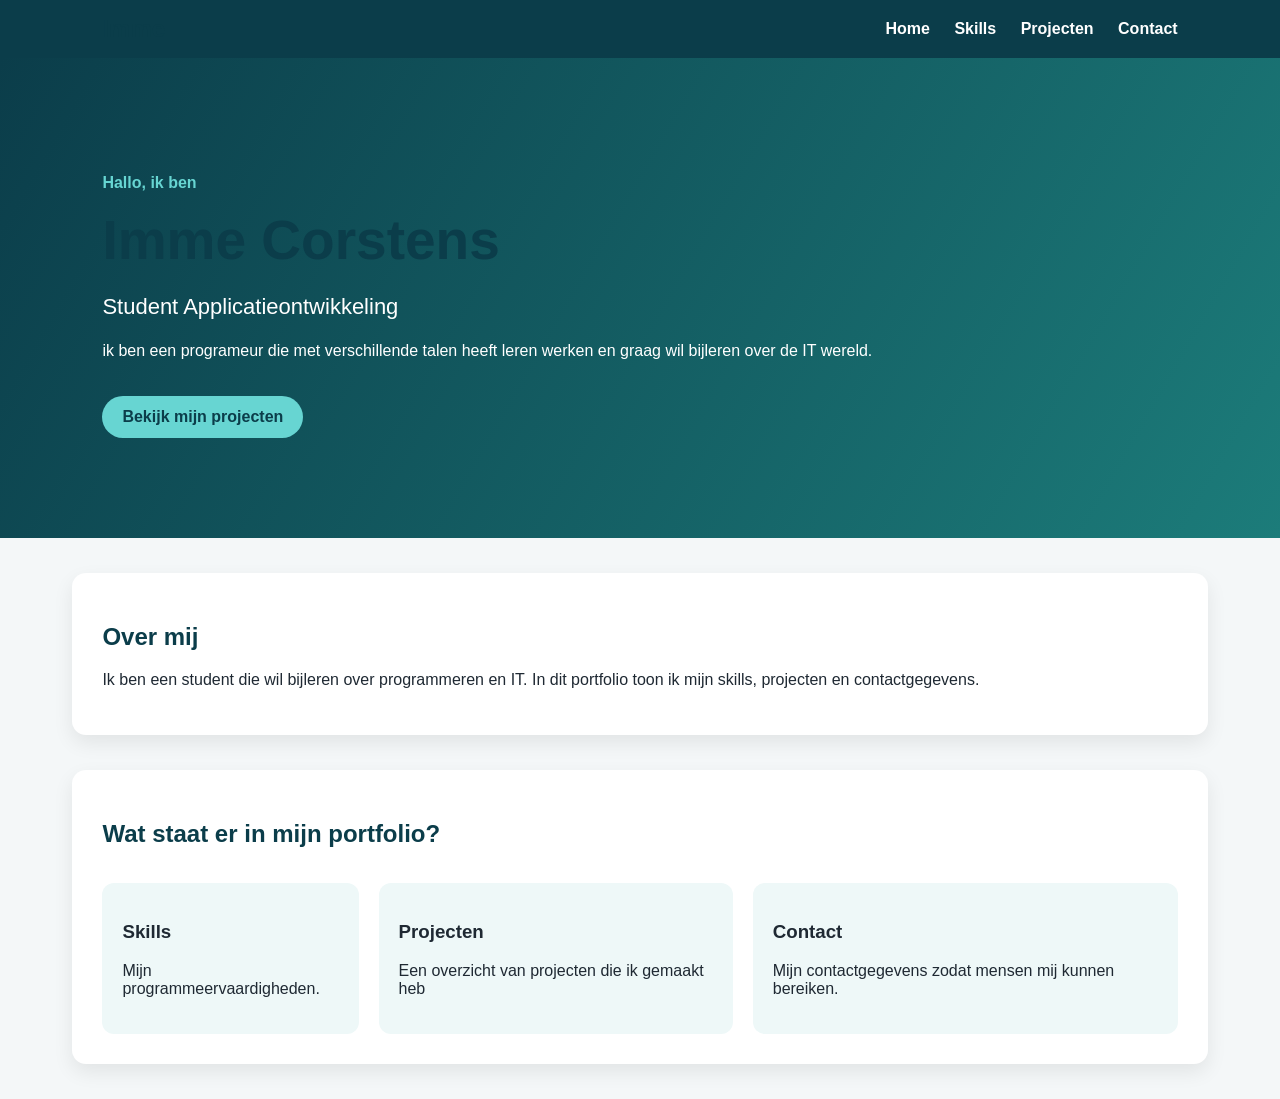
<file: frontend/index.html>
<!DOCTYPE html>
<html lang="nl">
<head>
    <meta charset="UTF-8">
    <meta name="viewport" content="width=device-width, initial-scale=1.0">
    <title>Portfolio Imme Corstens</title>
    <link rel="stylesheet" href="style.css">
</head>
<body>

    <nav>
        <h2>Imme</h2>
        <div>
            <a href="index.html">Home</a>
            <a href="skills.html">Skills</a>
            <a href="projecten.html">Projecten</a>
            <a href="contact.html">Contact</a>
        </div>
    </nav>

    <header class="hero">
        <div>
            <p class="small-title">Hallo, ik ben</p>
            <h1>Imme Corstens</h1>
            <p class="subtitle">Student Applicatieontwikkeling</p>
            <p>
                ik ben een programeur die met verschillende talen heeft leren werken en graag wil bijleren over de IT wereld.
            </p>

            <a class="button" href="projecten.html">Bekijk mijn projecten</a>
        </div>
    </header>

    <section>
        <h2>Over mij</h2>
        <p>
            Ik ben een student die wil bijleren over programmeren en IT.
            In dit portfolio toon ik mijn skills, projecten en contactgegevens.
        </p>
    </section>

    <section>
        <h2>Wat staat er in mijn portfolio?</h2>

        <div class="cards">
            <div class="card">
                <h3>Skills</h3>
                <p>Mijn programmeervaardigheden.</p>
            </div>

            <div class="card">
                <h3>Projecten</h3>
                <p>Een overzicht van projecten die ik gemaakt heb</p>
            </div>

            <div class="card">
                <h3>Contact</h3>
                <p>Mijn contactgegevens zodat mensen mij kunnen bereiken.</p>
            </div>
        </div>
    </section>

</body>
</html>
</file>
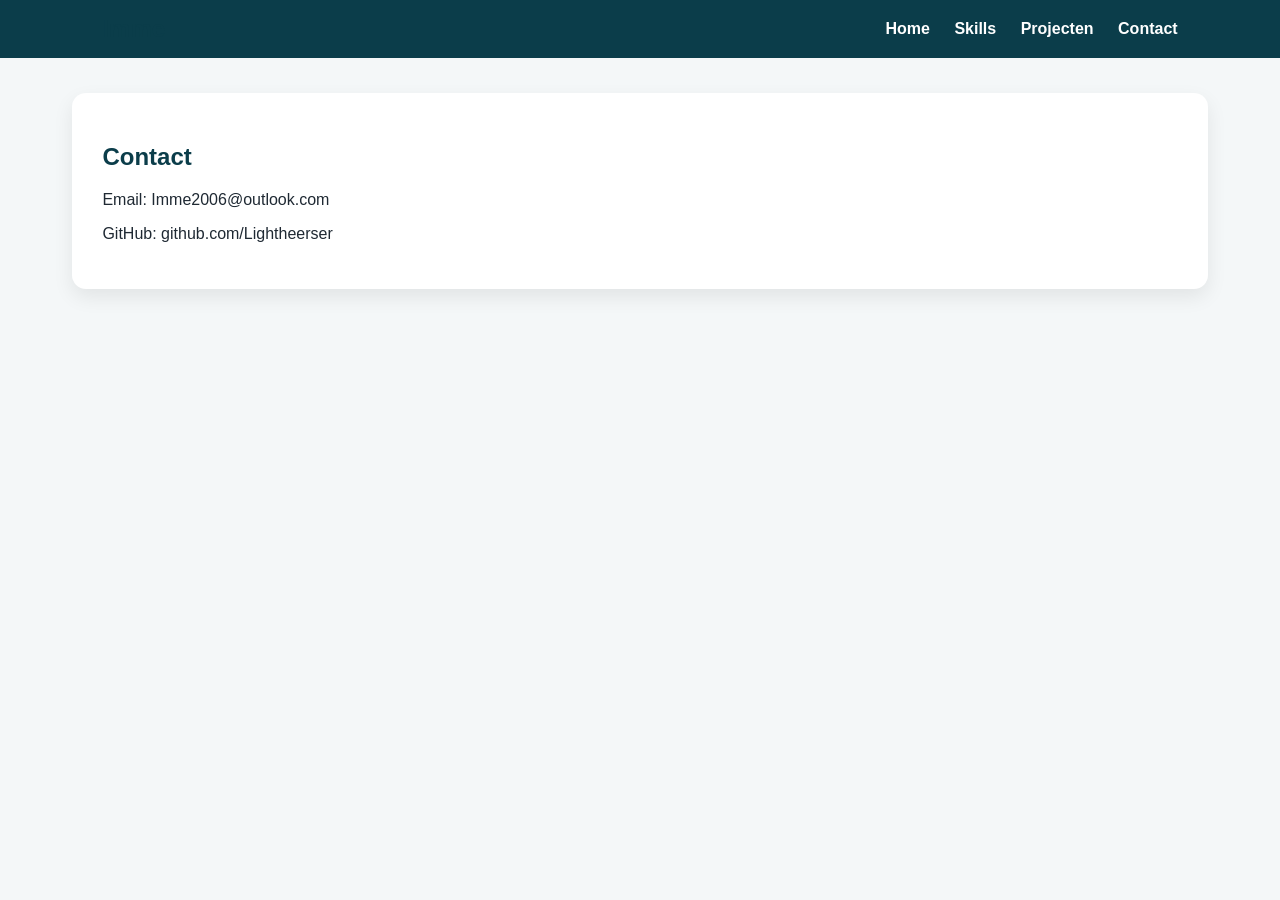
<file: frontend/contact.html>
<!DOCTYPE html>
<html lang="nl">
<head>
    <meta charset="UTF-8">
    <meta name="viewport" content="width=device-width, initial-scale=1.0">
    <title>Contact - Imme Corstens</title>
    <link rel="stylesheet" href="style.css">
</head>
<body>

    <nav>
        <h2>Imme</h2>
        <div>
            <a href="index.html">Home</a>
            <a href="skills.html">Skills</a>
            <a href="projecten.html">Projecten</a>
            <a href="contact.html">Contact</a>
        </div>
    </nav>

    <section>
        <h1>Contact</h1>

        <p>Email: Imme2006@outlook.com</p>
        <p>GitHub: github.com/Lightheerser</p>
    </section>

</body>
</html>
</file>
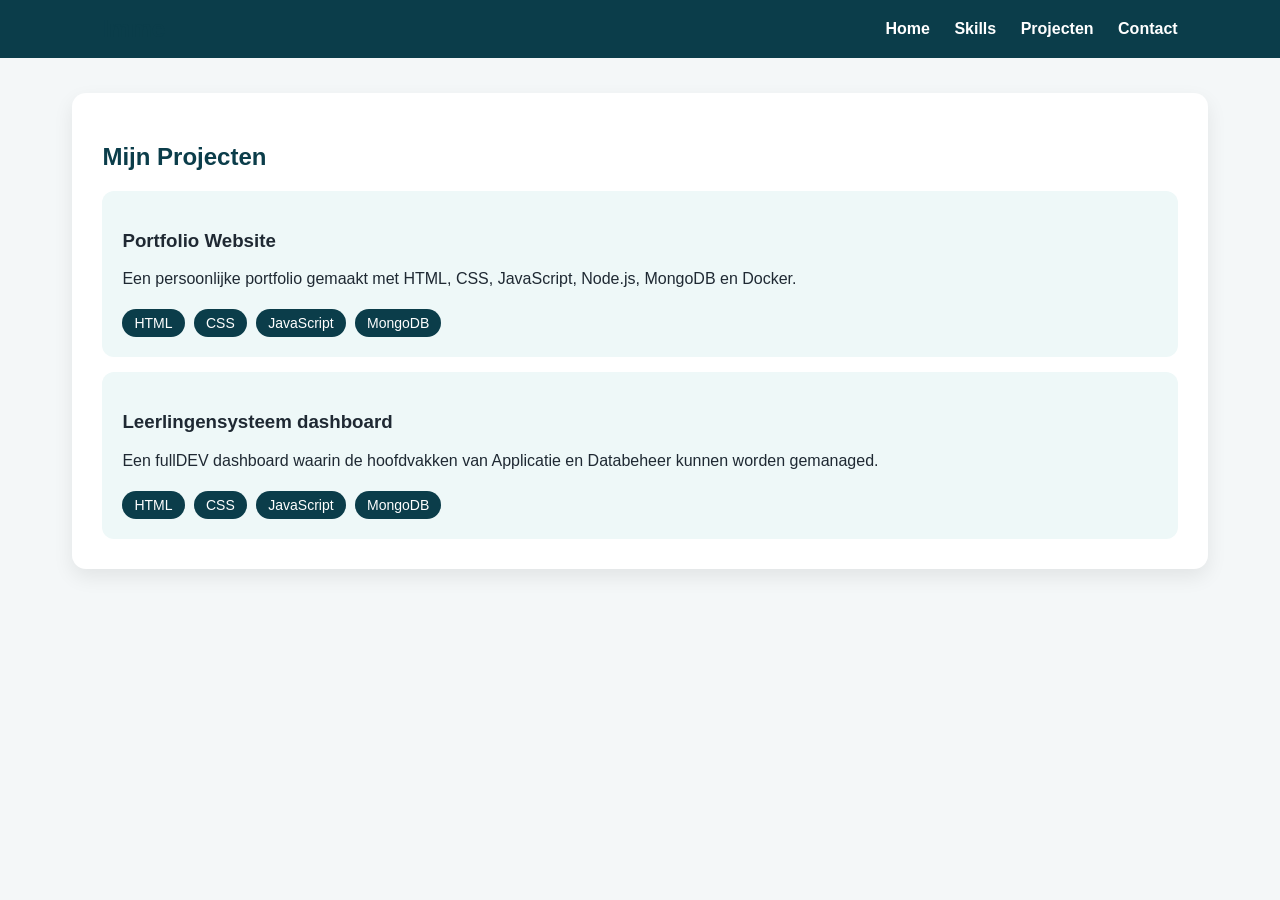
<file: frontend/projecten.html>
<!DOCTYPE html>
<html lang="nl">
<head>
    <meta charset="UTF-8">
    <meta name="viewport" content="width=device-width, initial-scale=1.0">
    <title>Projecten - Imme Corstens</title>
    <link rel="stylesheet" href="style.css">
</head>
<body>

    <nav>
        <h2>Imme</h2>
        <div>
            <a href="index.html">Home</a>
            <a href="skills.html">Skills</a>
            <a href="projecten.html">Projecten</a>
            <a href="contact.html">Contact</a>
        </div>
    </nav>

    <section>
        <h1>Mijn Projecten</h1>

        <div class="project">
            <h3>Portfolio Website</h3>
            <p>
                Een persoonlijke portfolio gemaakt met HTML, CSS, JavaScript,
                Node.js, MongoDB en Docker.
            </p>
            <span>HTML</span>
            <span>CSS</span>
            <span>JavaScript</span>
            <span>MongoDB</span>
        </div>

        <div class="project">
            <h3>Leerlingensysteem dashboard</h3>
            <p>
                Een fullDEV dashboard waarin de hoofdvakken van Applicatie en Databeheer kunnen worden gemanaged.
            </p>
            <span>HTML</span>
            <span>CSS</span>
            <span>JavaScript</span>
            <span>MongoDB</span>
        </div>
    </section>

</body>
</html>
</file>
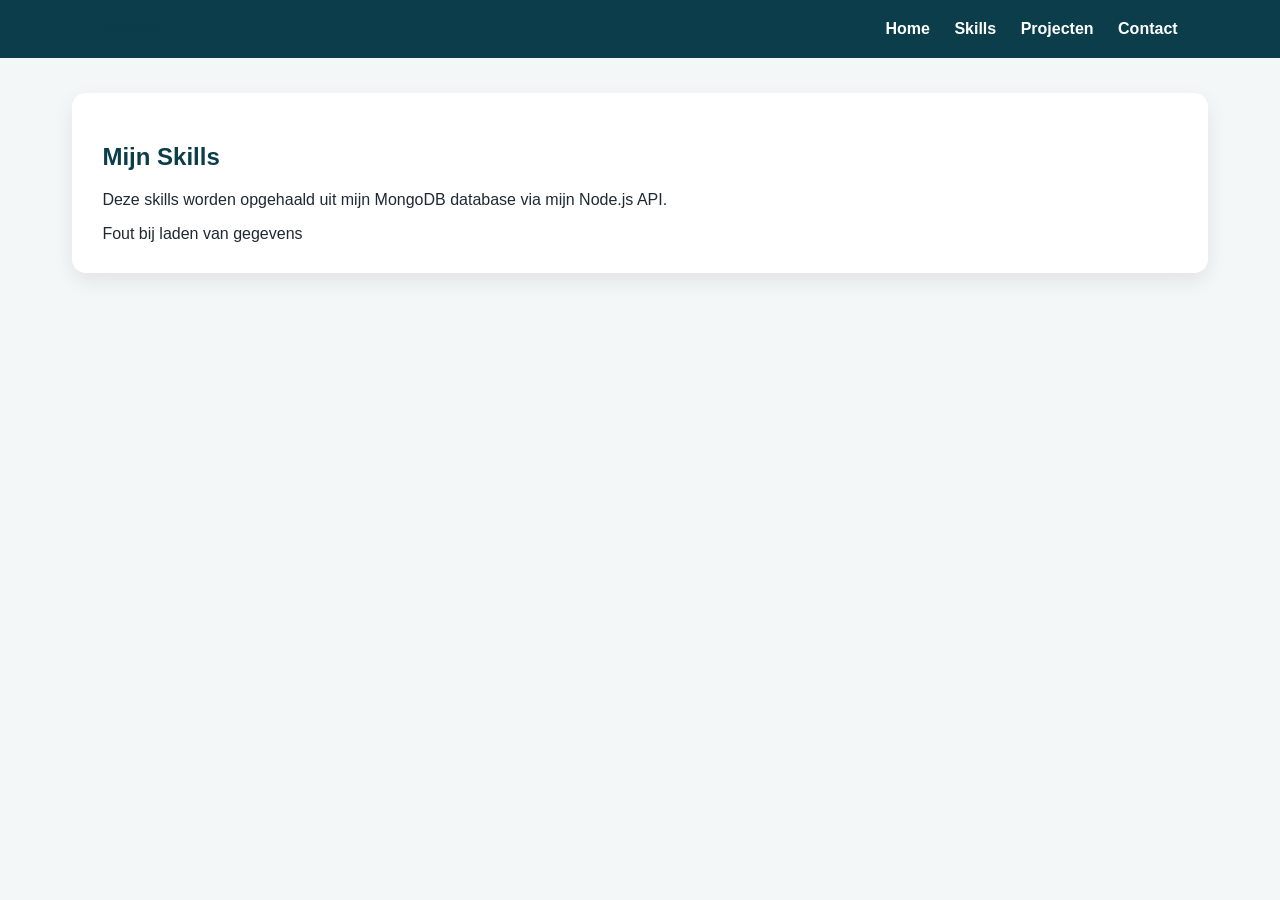
<file: frontend/skills.html>
<!DOCTYPE html>
<html lang="nl">
<head>
    <meta charset="UTF-8">
    <meta name="viewport" content="width=device-width, initial-scale=1.0">
    <title>Skills - Imme Corstens</title>
    <link rel="stylesheet" href="style.css">
    <script src="script.js"></script>
</head>
<body>

    <nav>
        <h2>Imme</h2>
        <div>
            <a href="index.html">Home</a>
            <a href="skills.html">Skills</a>
            <a href="projecten.html">Projecten</a>
            <a href="contact.html">Contact</a>
        </div>
    </nav>

    <section>
        <h1>Mijn Skills</h1>
        <p>
            Deze skills worden opgehaald uit mijn MongoDB database via mijn Node.js API.
        </p>

        <div id="message">Laden...</div>
    </section>

</body>
</html>
</file>
<file: frontend/style.css>
body {
    margin: 0;
    font-family: Arial, sans-serif;
    background-color: #f4f7f8;
    color: #1f2933;
}

nav {
    background-color: #0b3d4a;
    color: white;
    display: flex;
    justify-content: space-between;
    align-items: center;
    padding: 15px 8%;
}

nav h2 {
    margin: 0;
}

nav a {
    color: white;
    text-decoration: none;
    margin-left: 20px;
    font-weight: bold;
}

nav a:hover {
    color: #67d5d2;
}

.hero {
    background: linear-gradient(120deg, #0b3d4a, #1c7c7a);
    color: white;
    padding: 100px 8%;
}

.hero h1 {
    font-size: 55px;
    margin: 10px 0;
}

.small-title {
    color: #67d5d2;
    font-weight: bold;
}

.subtitle {
    font-size: 22px;
}

.button {
    display: inline-block;
    background-color: #67d5d2;
    color: #0b3d4a;
    padding: 12px 20px;
    border-radius: 25px;
    margin-top: 20px;
    text-decoration: none;
    font-weight: bold;
}

section {
    width: 84%;
    margin: 35px auto;
    background-color: white;
    padding: 30px;
    border-radius: 14px;
    box-shadow: 0 8px 20px rgba(0,0,0,0.08);
}

h1, h2 {
    color: #0b3d4a;
}

.cards {
    display: flex;
    gap: 20px;
}

.card, .project {
    background-color: #eef8f8;
    padding: 20px;
    border-radius: 12px;
    margin-top: 15px;
}

.project span {
    display: inline-block;
    background-color: #0b3d4a;
    color: white;
    padding: 6px 12px;
    border-radius: 20px;
    margin: 5px 5px 0 0;
    font-size: 14px;
}

ul {
    list-style: none;
    padding: 0;
}

li {
    background-color: #eef8f8;
    padding: 15px;
    margin: 12px 0;
    border-left: 6px solid #67d5d2;
    border-radius: 8px;
    font-weight: bold;
}

@media screen and (max-width: 700px) {
    nav {
        display: block;
        text-align: center;
    }

    nav a {
        display: block;
        margin: 10px 0;
    }

    .hero h1 {
        font-size: 38px;
    }

    .cards {
        display: block;
    }

    section {
        width: 85%;
    }
}
</file>
